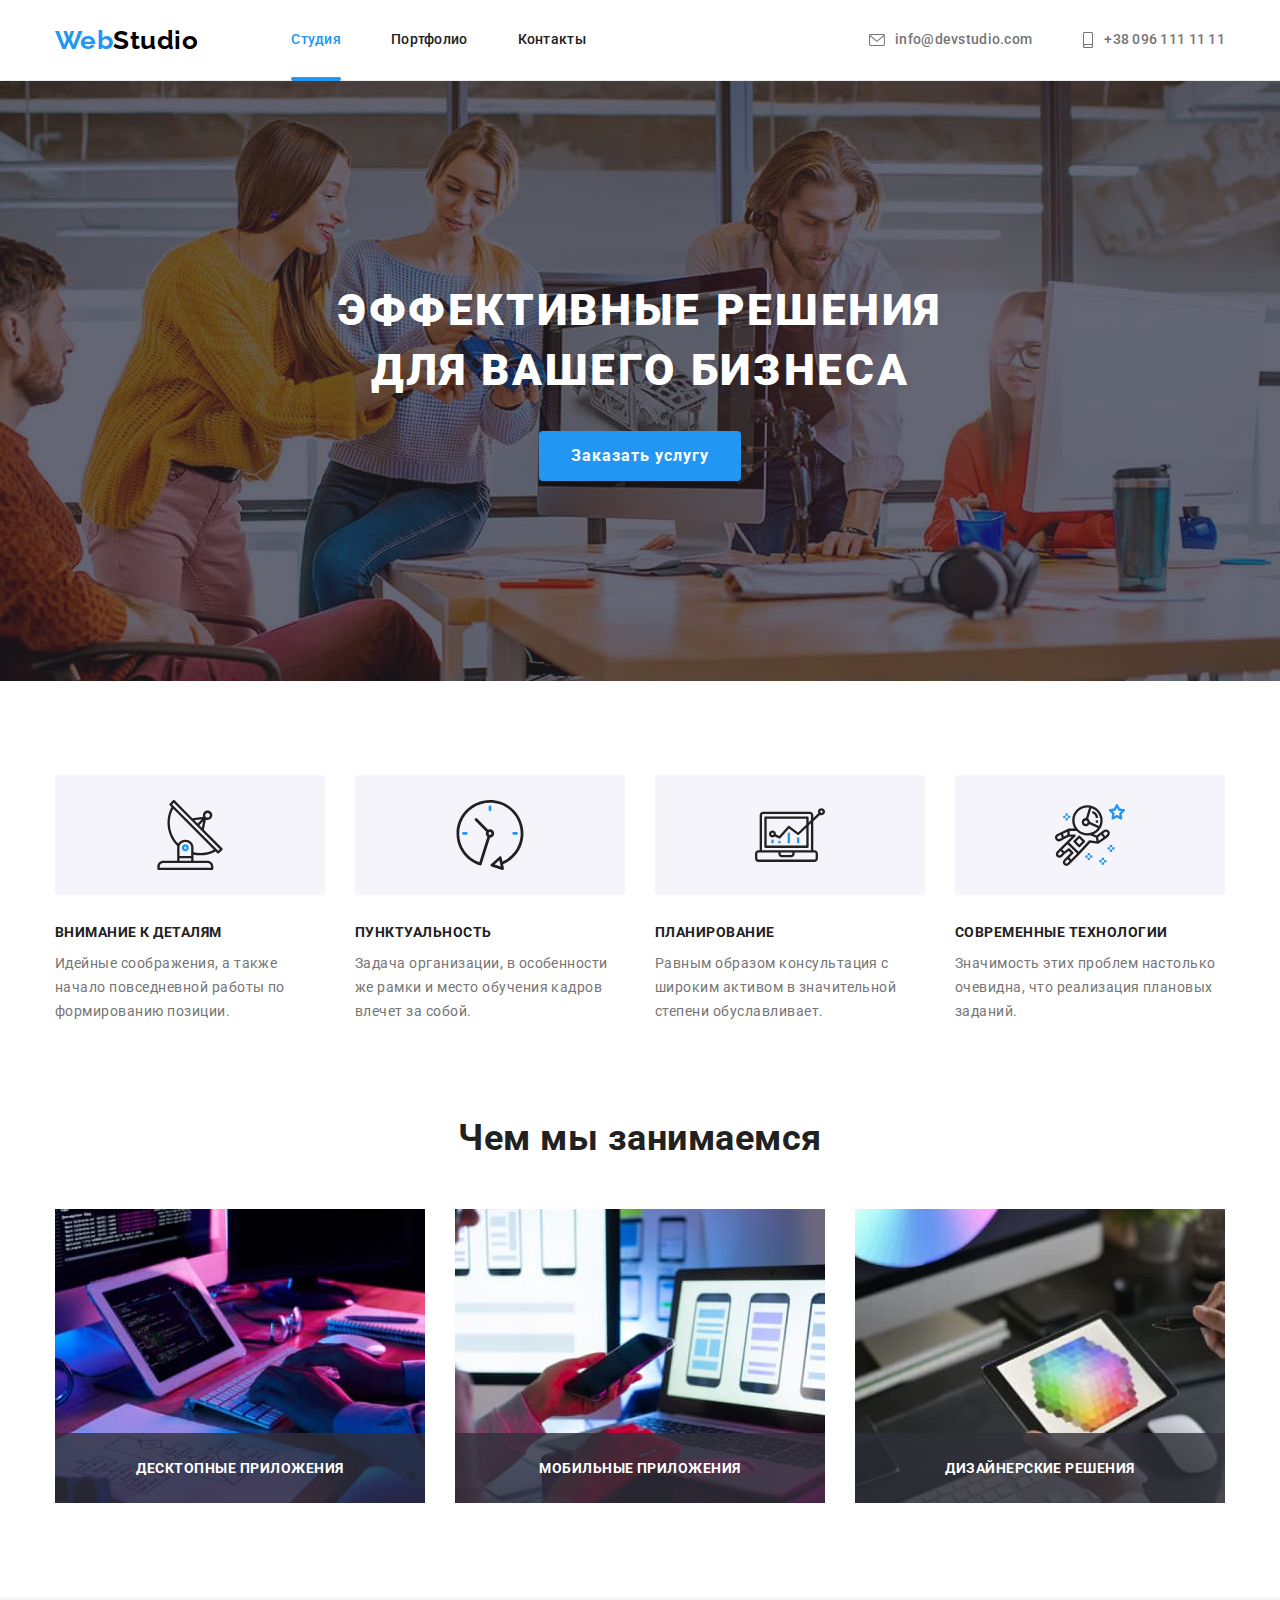
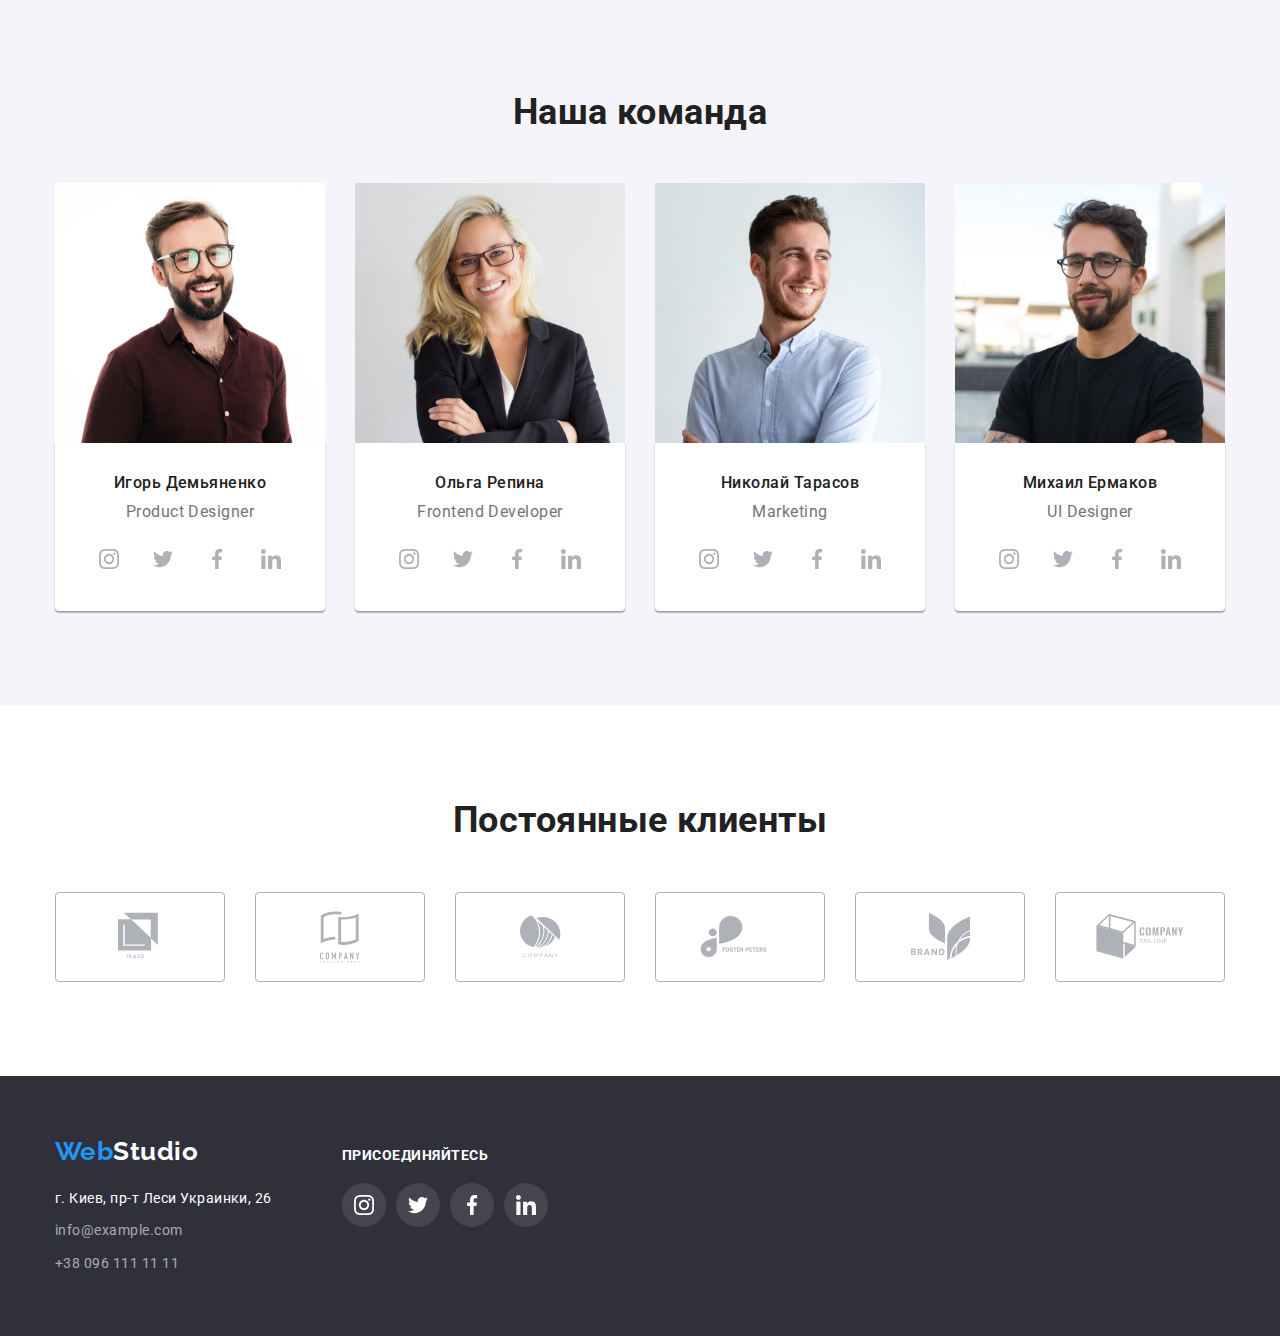
<file: index.html>
<!DOCTYPE html>
<html lang="ru">
<head>
    <meta charset="UTF-8">
    <meta name="viewport" content="width=device-width, initial-scale=1.0">
    <title>WebStudio</title>
    <link rel="preconnect" href="https://fonts.gstatic.com">
    <link href="https://fonts.googleapis.com/css2?family=Raleway:wght@700&family=Roboto:wght@400;500;700;900&display=swap" rel="stylesheet">
    <link rel="stylesheet" href="https://cdnjs.cloudflare.com/ajax/libs/modern-normalize/1.0.0/modern-normalize.min.css">
    <link rel="stylesheet" href="./css/styles.css">
</head>
<body>
    <!-- Шапка сайта -->
    <header class="header">
        <div class="container">
            <nav class="navigation">
                <a class="logo logo-light-theme link" href="./index.html" 
                aria-label="логотип сайта" lang="en"> 
                <span class="logo-accent">Web</span>Studio</a>

                <ul class="navigation-list">
                    <li class="navigation-list-item list">
                        <a class="navigation-list-link current link" href="./index.html">Студия</a>
                    </li>

                    <li class="navigation-list-item list">
                        <a class="navigation-list-link link" href="./portfolio.html">Портфолио</a>
                    </li>

                    <li class="navigation-list-item list">
                        <a class="navigation-list-link link" href="./contacts.html">Контакты</a>
                    </li>
                </ul>
            </nav>
                <ul class="contact-list">
                    <li class="contact-list-item list">
                        <a class="contact-list-link link" href="mailto:info@devstudio.com">
                            <svg class="contact-list-icon" width="16" height="12">
                                <use href="./img/sprite.svg#mail"></use>
                            </svg>
                            info@devstudio.com
                        </a>
                    </li>

                    <li class="contact-list-item list">
                        <a class="contact-list-link link" href="tel:+380961111111">
                            <svg class="contact-list-icon" width="12" height="16">
                                <use href="./img/sprite.svg#phone"></use>
                            </svg>
                            +38 096 111 11 11</a>
                    </li>
                </ul>
            </div>
    </header>
    <main>
        <!-- Герой -->
        <section class="hero section">
            <div class="container">
                <h1 class="title">Эффективные решения для вашего бизнеса</h1>
                <button class="modal-btn" type="button" data-modal-open>Заказать услугу</button>
            </div>
            </section>
        <!-- Преимущества -->
        <section class="features section">
            <div class="container">
                <h2 class="visually-hidden">Наши преимущества</h2>
                <ul class="features-list">
                    <li class="features-list-item list">
                        <div class="features-list-icon">
                            <svg class="features-icon">
                                <use href="./img/sprite.svg#antenna"></use>
                            </svg>
                        </div>
                        <h3 class="features-list-title">Внимание к деталям</h3>
                        <p class="features-list-description">Идейные соображения, а также начало повседневной работы по формированию
                            позиции.</p>
                    </li>
                    <li class="features-list-item list">
                        <div class="features-list-icon">
                            <svg class="features-icon">
                                <use href="./img/sprite.svg#clock"></use>
                            </svg>
                        </div>
                        <h3 class="features-list-title">Пунктуальность</h3>
                        <p class="features-list-description">Задача организации, в особенности же рамки и место обучения кадров влечет
                            за собой.</p>
                    </li>
                    <li class="features-list-item list">
                        <div class="features-list-icon">
                            <svg class="features-icon">
                                <use href="./img/sprite.svg#diagram"></use>
                            </svg>
                        </div>
                        <h3 class="features-list-title">Планирование</h3>
                        <p class="features-list-description">Равным образом консультация с широким активом в значительной степени
                            обуславливает.</p>
                    </li>
                    <li class="features-list-item list">
                        <div class="features-list-icon">
                            <svg class="features-icon">
                                <use href="./img/sprite.svg#astronaut"></use>
                            </svg>
                        </div>
                        <h3 class="features-list-title">Современные технологии</h3>
                        <p class="features-list-description">Значимость этих проблем настолько очевидна, что реализация плановых
                            заданий.</p>
                    </li>
                </ul>
            </div>
        </section>
        <!--Чем мы занимаемся -->
        <section class="work section">
            <div class="container">
                <h2 class="title">Чем мы занимаемся</h2>
                <ul class="work-list">
                    <li class="work-list-item list">
                        <div class="work-list-wrapper">
                            <img class="work-list-img" src="./img/img-1.jpg" alt="Создаем структуру сайта"
                                width="370" height="294">
                            <p class="work-list-description">Десктопные приложения</p>
                        </div>
                    </li>
                    <li class="work-list-item list">
                        <div class="work-list-wrapper">
                            <img class="work-list-img" src="./img/img-2.jpg" alt="Проверяем адаптивность сайта"
                                width="370" height="294">
                            <p class="work-list-description">Мобильные приложения</p>
                        </div>
                    </li>
                    <li class="work-list-item list">
                        <div class="work-list-wrapper">
                            <img class="work-list-img" src="./img/img-3.jpg" alt="Подбираем цветовую гамму"
                                width="370" height="294">
                            <p class="work-list-description">Дизайнерские решения</p>
                        </div>
                    </li>
                </ul>
            </div>
        </section>
        <!--Наша команда -->
        <section class="team section">
            <div class="container">
                <h2 class="title">Наша команда</h2>
                <ul class="team-list">
                    <li class="team-list-item list">
                        <img class="team-list-img" src="./img/product-designer.jpg" alt="Игорь Демьяненко Product Designer" width="270"
                            height="260">
                            <div class="team-card-content">
                                <h3 class="team-list-title">Игорь Демьяненко</h3>
                                <p class="team-list-description">Product Designer</p>
                                <ul class="social-list list">
                                    <li class="social-list-item">
                                        <a class="social-list-link" href="">
                                            <svg class="social-list-icon">
                                                <use href="./img/sprite.svg#instagram"></use>
                                            </svg>
                                        </a></li>
                                    <li class="social-list-item">
                                        <a class="social-list-link" href="">
                                            <svg class="social-list-icon">
                                                <use href="./img/sprite.svg#twitter"></use>
                                            </svg>
                                        </a></li>
                                    <li class="social-list-item">
                                        <a class="social-list-link" href="">
                                            <svg class="social-list-icon">
                                                <use href="./img/sprite.svg#facebook"></use>
                                            </svg>
                                        </a></li>
                                    <li class="social-list-item">
                                        <a class="social-list-link" href="">
                                            <svg class="social-list-icon">
                                                <use href="./img/sprite.svg#linkedin"></use>
                                            </svg>
                                        </a></li>
                                </ul>
                            </div>
                    </li>
                    <li class="team-list-item list">
                        <img class="team-list-img" src="./img/frontend-developer.jpg" alt="Ольга Репина Frontend Developer" width="270"
                            height="260">
                            <div class="team-card-content">
                                <h3 class="team-list-title">Ольга Репина</h3>
                                <p class="team-list-description">Frontend Developer</p>
                                <ul class="social-list list">
                                    <li class="social-list-item">
                                        <a class="social-list-link" href="">
                                            <svg class="social-list-icon">
                                                <use href="./img/sprite.svg#instagram"></use>
                                            </svg>
                                        </a></li>
                                    <li class="social-list-item">
                                        <a class="social-list-link" href="">
                                            <svg class="social-list-icon">
                                                <use href="./img/sprite.svg#twitter"></use>
                                            </svg>
                                        </a></li>
                                    <li class="social-list-item">
                                        <a class="social-list-link" href="">
                                            <svg class="social-list-icon">
                                                <use href="./img/sprite.svg#facebook"></use>
                                            </svg>
                                        </a></li>
                                    <li class="social-list-item">
                                        <a class="social-list-link" href="">
                                            <svg class="social-list-icon">
                                                <use href="./img/sprite.svg#linkedin"></use>
                                            </svg>
                                        </a></li>
                                </ul>
                            </div>
                    </li>
                    <li class="team-list-item list">
                        <img class="team-list-img" src="./img/marketing.jpg" alt="Николай Тарасов Marketing" width="270" height="260">
                            <div class="team-card-content">
                                <h3 class="team-list-title">Николай Тарасов</h3>
                                <p class="team-list-description">Marketing</p>
                                <ul class="social-list list">
                                    <li class="social-list-item">
                                        <a class="social-list-link" href="">
                                            <svg class="social-list-icon">
                                                <use href="./img/sprite.svg#instagram"></use>
                                            </svg>
                                        </a></li>
                                    <li class="social-list-item">
                                        <a class="social-list-link" href="">
                                            <svg class="social-list-icon">
                                                <use href="./img/sprite.svg#twitter"></use>
                                            </svg>
                                        </a></li>
                                    <li class="social-list-item">
                                        <a class="social-list-link" href="">
                                            <svg class="social-list-icon">
                                                <use href="./img/sprite.svg#facebook"></use>
                                            </svg>
                                        </a></li>
                                    <li class="social-list-item">
                                        <a class="social-list-link" href="">
                                            <svg class="social-list-icon">
                                                <use href="./img/sprite.svg#linkedin"></use>
                                            </svg>
                                        </a></li>
                                </ul>
                            </div>
                    </li>
                    <li class="team-list-item list">
                        <img class="team-list-img" src="./img/ui-designer.jpg" alt="Михаил Ермаков UI Designer" width="270"
                            height="260">
                            <div class="team-card-content">
                                <h3 class="team-list-title">Михаил Ермаков</h3>
                                <p class="team-list-description">UI Designer</p>
                                <ul class="social-list list">
                                    <li class="social-list-item">
                                        <a class="social-list-link" href="">
                                            <svg class="social-list-icon">
                                                <use href="./img/sprite.svg#instagram"></use>
                                            </svg>
                                        </a></li>
                                    <li class="social-list-item">
                                        <a class="social-list-link" href="">
                                            <svg class="social-list-icon">
                                                <use href="./img/sprite.svg#twitter"></use>
                                            </svg>
                                        </a></li>
                                    <li class="social-list-item">
                                        <a class="social-list-link" href="">
                                            <svg class="social-list-icon">
                                                <use href="./img/sprite.svg#facebook"></use>
                                            </svg>
                                        </a></li>
                                    <li class="social-list-item">
                                        <a class="social-list-link" href="">
                                            <svg class="social-list-icon">
                                                <use href="./img/sprite.svg#linkedin"></use>
                                            </svg>
                                        </a></li>
                                </ul>
                            </div>
                    </li>
                </ul>
            </div>
        </section>
        <!-- Постоянные клиенты-->
        <section class="clients section">
            <div class="container">
                <h2 class="title">Постоянные клиенты</h2>
                <ul class="clients-list list">
                    <li class="clients-list-item">
                        <a class="clients-list-link link" href="">
                            <svg class="clients-logo-icon" width="44" height="50">
                                <use href="./img/sprite.svg#first-client"></use>
                            </svg>
                        </a>
                    </li>
                    <li class="clients-list-item">
                        <a class="clients-list-link link" href="">
                            <svg class="clients-logo-icon" width="40" height="52">
                                <use href="./img/sprite.svg#second-client"></use>
                            </svg>
                        </a>
                    </li>
                    <li class="clients-list-item">
                        <a class="clients-list-link link" href="">
                            <svg class="clients-logo-icon" width="41" height="43">
                                <use href="./img/sprite.svg#third-client"></use>
                            </svg>
                        </a></li>
                    <li class="clients-list-item">
                        <a class="clients-list-link link" href="">
                            <svg class="clients-logo-icon" width="80" height="42">
                                <use href="./img/sprite.svg#four-client"></use>
                            </svg>
                        </a></li>
                    <li class="clients-list-item">
                        <a class="clients-list-link link" href="">
                            <svg class="clients-logo-icon" width="59" height="47">
                                <use href="./img/sprite.svg#five-client"></use>
                            </svg>
                        </a></li>
                    <li class="clients-list-item">
                        <a class="clients-list-link link" href="">
                            <svg class="clients-logo-icon" width="88" height="45">
                                <use href="./img/sprite.svg#six-client"></use>
                            </svg>
                        </a></li>
                </ul>
            </div>
        </section>
    </main>
    <!-- Футер -->
    <footer class="footer section">
            <div class="container">
                <div class="footer-contact">
                    <a class="logo logo-dark-theme link" href="./index.html" aria-label="логотип сайта" lang="en">
                    <span class="logo-accent">Web</span>Studio
                    </a>
            
                    <address class="address">
                        <ul class="address-list">
                            <li class="address-list-item list">
                                <a class="address-list-map link" href="https://goo.gl/maps/AQZnoNEYQDTH3M7m6" target="_blank">г. Киев, пр-т Леси
                                    Украинки, 26</a>
                            </li>
                            <li class="address-list-item list">
                                <a class="address-list-link link" href="mailto:info@example.com">info@example.com</a>
                            </li>
                            <li class="address-list-item list">
                                <a class="address-list-link link" href="tel:+380961111111">+38 096 111 11 11</a>
                            </li>
                        </ul>
                    </address>
            </div>
            <div class="footer-social-list">
                <b class="join">присоединяйтесь</b>
                    <ul class="social-list list">
                        <li class="social-list-item">
                            <a class="social-list-link" href="">
                                <svg class="social-list-icon">
                                    <use href="./img/sprite.svg#instagram"></use>
                                </svg>
                            </a></li>
                        <li class="social-list-item">
                            <a class="social-list-link" href="">
                                <svg class="social-list-icon">
                                    <use href="./img/sprite.svg#twitter"></use>
                                </svg>
                            </a></li>
                        <li class="social-list-item">
                            <a class="social-list-link" href="">
                                <svg class="social-list-icon">
                                    <use href="./img/sprite.svg#facebook"></use>
                                </svg>
                            </a></li>
                        <li class="social-list-item">
                            <a class="social-list-link" href="">
                                <svg class="social-list-icon">
                                    <use href="./img/sprite.svg#linkedin"></use>
                                </svg>
                            </a></li>
                    </ul>
            </div>
        </div>
    </footer>

    <div class="backdrop is-hidden" data-modal>
        <div class="modal">
            <button class="modal-button-close" type="button" data-modal-close>
               <svg class="modal-icon-close">
                    <use href="./img/sprite.svg#close"></use>
                </svg>
            </button>
        </div>
    </div>
<script src="./js/modal.js"></script>
</body>
</html>
</file>
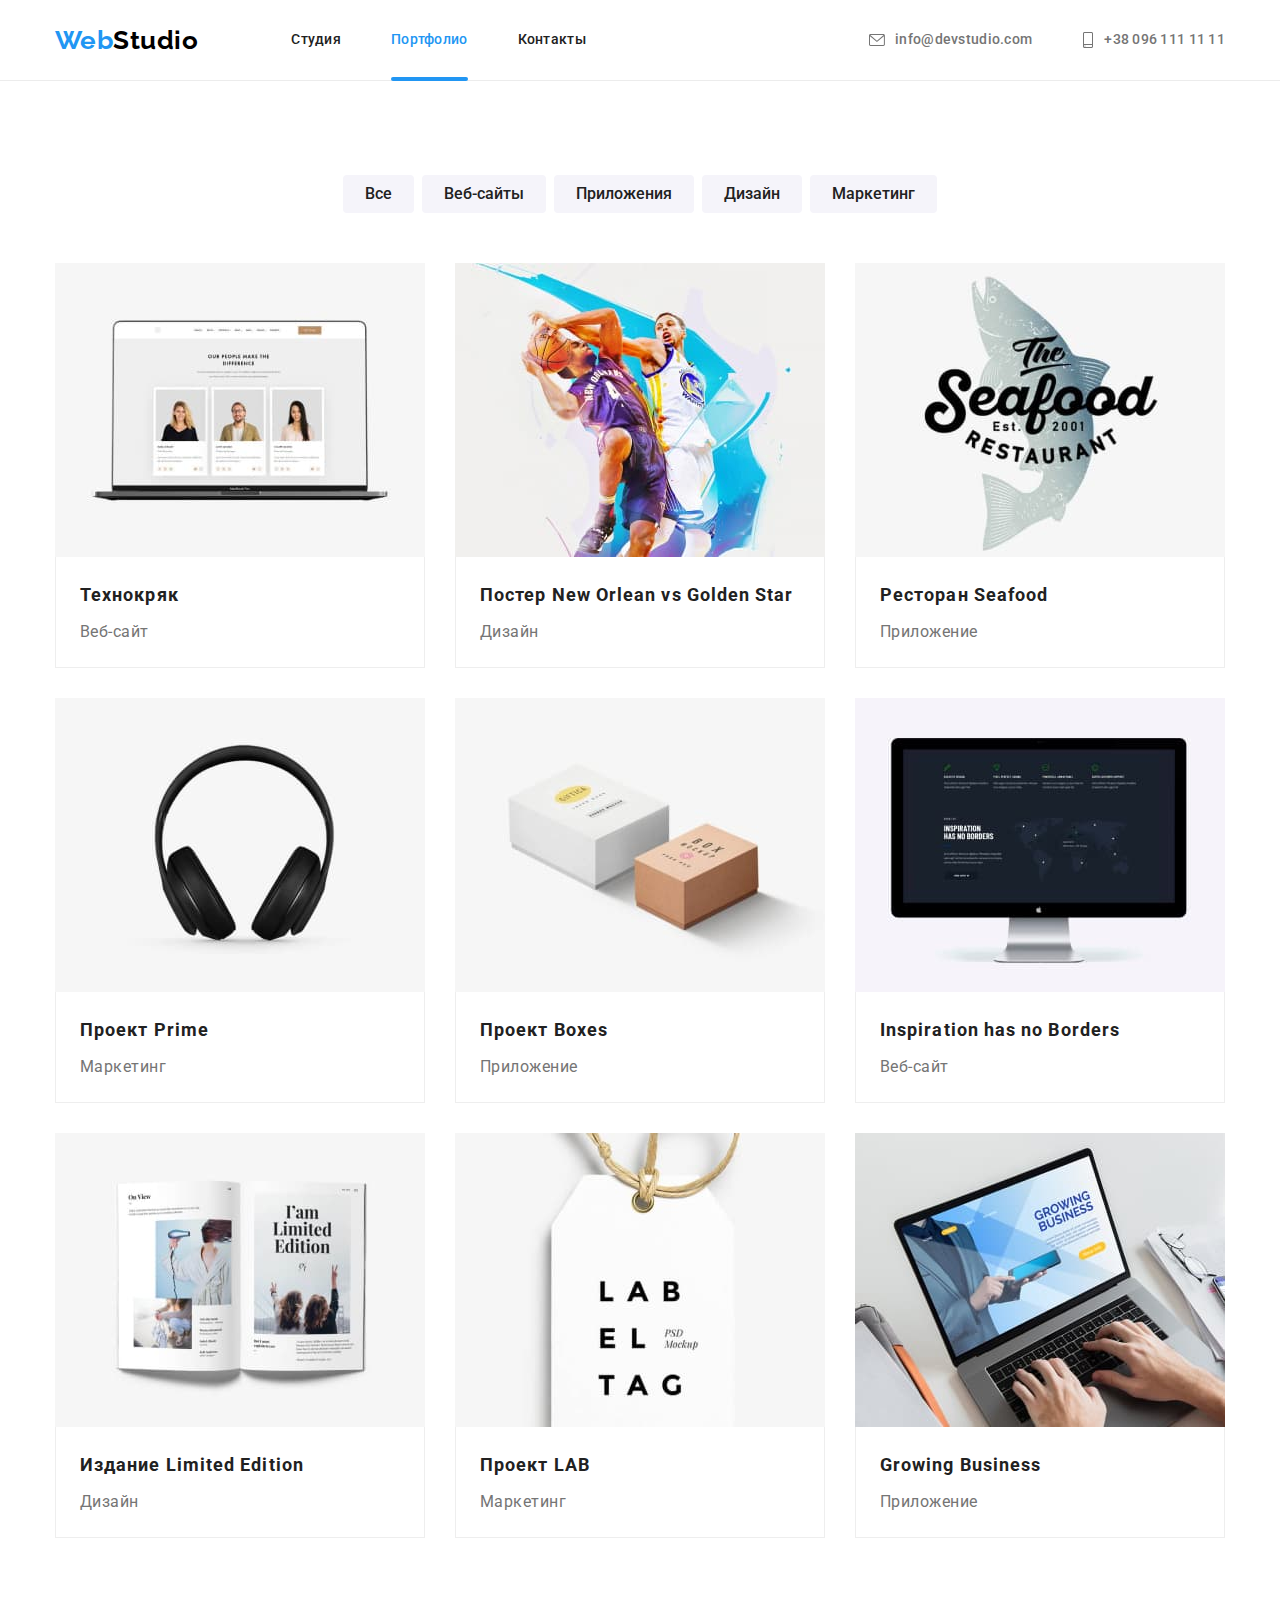
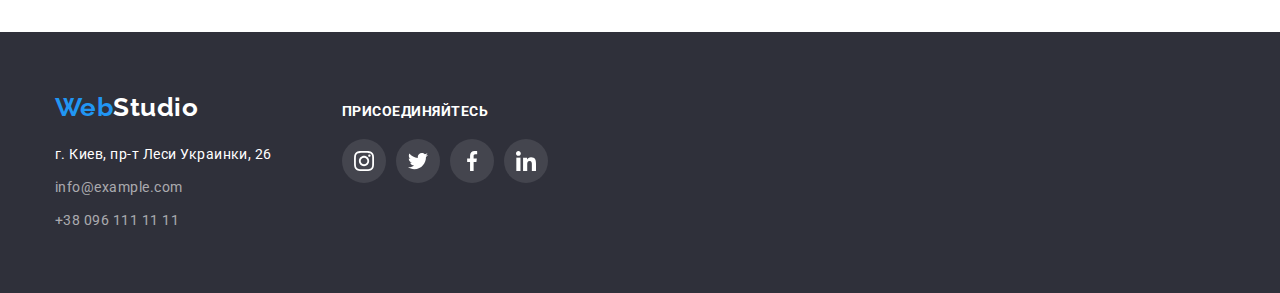
<file: portfolio.html>
<!DOCTYPE html>
<html lang="en">
<head>
    <meta charset="UTF-8">
    <meta name="viewport" content="width=device-width, initial-scale=1.0">
    <title>WebStudio</title>
    <link rel="preconnect" href="https://fonts.gstatic.com">
    <link href="https://fonts.googleapis.com/css2?family=Raleway:wght@700&family=Roboto:wght@400;500;700;900&display=swap"
        rel="stylesheet">
    <link rel="stylesheet" href="https://cdnjs.cloudflare.com/ajax/libs/modern-normalize/1.0.0/modern-normalize.min.css">
    <link rel="stylesheet" href="./css/styles.css">
</head>
<body>
    <!-- Шапка сайта -->
    <header class="header">
        <div class="container">
            <nav class="navigation">
                <a class="logo logo-light-theme link" href="./index.html" aria-label="логотип сайта" lang="en">
                    <span class="logo-accent">Web</span>Studio</a>
    
                <ul class="navigation-list">
                    <li class="navigation-list-item list">
                        <a class="navigation-list-link link" href="./index.html">Студия</a>
                    </li>
    
                    <li class="navigation-list-item list">
                        <a class="navigation-list-link current link" href="./portfolio.html">Портфолио</a>
                    </li>
    
                    <li class="navigation-list-item list">
                        <a class="navigation-list-link link" href="./contacts.html">Контакты</a>
                    </li>
                </ul>
            </nav>
            <ul class="contact-list">
                <li class="contact-list-item list">
                    <a class="contact-list-link link" href="mailto:info@devstudio.com">
                        <svg class="contact-list-icon" width="16" height="12">
                            <use href="./img/sprite.svg#mail"></use>
                        </svg>
                        info@devstudio.com
                    </a>
                </li>
    
                <li class="contact-list-item list">
                    <a class="contact-list-link link" href="tel:+380961111111">
                        <svg class="contact-list-icon" width="12" height="16">
                            <use href="./img/sprite.svg#phone"></use>
                        </svg>
                        +38 096 111 11 11</a>
                </li>
            </ul>
        </div>
    </header>
    <main>
        <!-- Портфолио -->
        <section class="portfolio section">
            <div class="container">
                <h1 class="visually-hidden">Портфолио</h1>
                <ul class="portfolio-filter">
                    <li class="portfolio-filter-item list">
                        <button class="filter-btn" type="button">Все</button>
                    </li>
                    <li class="portfolio-filter-item list"><button class="filter-btn" type="button">Веб-сайты</button></li>
                    <li class="portfolio-filter-item list"><button class="filter-btn" type="button">Приложения</button></li>
                    <li class="portfolio-filter-item list"><button class="filter-btn" type="button">Дизайн</button></li>
                    <li class="portfolio-filter-item list"><button class="filter-btn" type="button">Маркетинг</button></li>
                </ul>
                <ul class="portfolio-list">
                    <li class="portfolio-list-item list">
                        <a class="portfolio-list-link link" href="">
                            <div class="portfolio-list-wrapper">
                                <img class="portfolio-list-img" src="./portfolio-img/techno-project-1.jpg" 
                                alt="Веб-сайта для проекта технокряк" width="370" height="294">
                                <p class="portfolio-list-overlay">
                                        Технокряк это современная площадка распространения коронавируса. Компании используют эту платформу для цифрового
                                        шпионажа и атак на защищённые сервера конкурентов.
                                </p>
                            </div>
                            <div class="portfolio-card-content">
                                <h2 class="portfolio-list-title">Технокряк</h2>
                                <p class="portfolio-list-description">Веб-сайт</p>
                            </div>
                        </a>
                    </li>
                
                    <li class="portfolio-list-item list">
                        <a class="portfolio-list-link link" href="">
                            <div class="portfolio-list-wrapper">
                                <img class="portfolio-list-img" src="./portfolio-img/neworlean-project-2.jpg" alt="Дизайн для постера" width="370" height="294">
                                <p class="portfolio-list-overlay">
                                    Технокряк это современная площадка распространения коронавируса. Компании используют эту платформу для цифрового
                                    шпионажа и атак на защищённые сервера конкурентов.
                                </p>
                            </div>
                            <div class="portfolio-card-content">
                                <h2 class="portfolio-list-title">Постер New Orlean vs Golden Star</h2>
                                <p class="portfolio-list-description">Дизайн</p>
                            </div>
                        </a>
                    </li>
                
                    <li class="portfolio-list-item list">
                        <a class="portfolio-list-link link" href="">
                            <div class="portfolio-list-wrapper">
                                <img class="portfolio-list-img" src="./portfolio-img/seafood-project-3.jpg" alt="Приложение для ресторана Seafood" width="370"
                                height="294">
                                <p class="portfolio-list-overlay">
                                    Технокряк это современная площадка распространения коронавируса. Компании используют эту платформу для цифрового
                                    шпионажа и атак на защищённые сервера конкурентов.
                                </p>
                            </div>
                            <div class="portfolio-card-content">
                                <h2 class="portfolio-list-title">Ресторан Seafood</h2>
                                <p class="portfolio-list-description">Приложение</p>
                            </div>
                        </a>
                    </li>
                
                    <li class="portfolio-list-item list">
                        <a class="portfolio-list-link link" href="">
                            <div class="portfolio-list-wrapper">
                                <img class="portfolio-list-img" src="./portfolio-img/prime-project-4.jpg"
                                    alt="Маркетинг для проекта Prime" width="370" height="294">
                                <p class="portfolio-list-overlay">
                                    Технокряк это современная площадка распространения коронавируса. Компании используют эту платформу для цифрового
                                    шпионажа и атак на защищённые сервера конкурентов.
                                </p>
                            </div>
                            <div class="portfolio-card-content">
                                <h2 class="portfolio-list-title">Проект Prime</h2>
                                <p class="portfolio-list-description">Маркетинг</p>
                            </div>
                        </a>
                    </li>
                
                    <li class="portfolio-list-item list">
                        <a class="portfolio-list-link link" href="">
                            <div class="portfolio-list-wrapper">
                                <img class="portfolio-list-img" src="./portfolio-img/boxes-project-5.jpg"
                                    alt="Приложение для проекта Boxes" width="370" height="294">
                                <p class="portfolio-list-overlay">
                                    Технокряк это современная площадка распространения коронавируса. Компании используют эту платформу для цифрового
                                    шпионажа и атак на защищённые сервера конкурентов.
                                </p>
                            </div>
                            <div class="portfolio-card-content">
                                <h2 class="portfolio-list-title">Проект Boxes</h2>
                                <p class="portfolio-list-description">Приложение</p>
                            </div>
                        </a>
                    </li>
                
                    <li class="portfolio-list-item list">
                        <a class="portfolio-list-link link" href="">
                            <div class="portfolio-list-wrapper">
                                <img class="portfolio-list-img" src="./portfolio-img/inspiration-project-6.jpg"
                                    alt="Веб-сайт для проекта Inspiration has no Borders" width="370" height="294">
                                <p class="portfolio-list-overlay">
                                    Технокряк это современная площадка распространения коронавируса. Компании используют эту платформу для цифрового
                                    шпионажа и атак на защищённые сервера конкурентов.
                                </p>
                            </div>
                            <div class="portfolio-card-content">
                                <h2 class="portfolio-list-title">Inspiration has no Borders</h2>
                                <p class="portfolio-list-description">Веб-сайт</p>
                            </div>
                        </a>
                    </li>
                
                    <li class="portfolio-list-item list">
                        <a class="portfolio-list-link link" href="">
                            <div class="portfolio-list-wrapper">
                                <img class="portfolio-list-img" src="./portfolio-img/edition-project-7.jpg"
                                    alt="Дизайн для издания Limited Edition" width="370" height="294">
                                <p class="portfolio-list-overlay">
                                    Технокряк это современная площадка распространения коронавируса. Компании используют эту платформу для цифрового
                                    шпионажа и атак на защищённые сервера конкурентов.
                                </p>
                            </div>
                            <div class="portfolio-card-content">
                                <h2 class="portfolio-list-title">Издание Limited Edition</h2>
                                <p class="portfolio-list-description">Дизайн</p>
                            </div>
                        </a>
                    </li>
                
                    <li class="portfolio-list-item list">
                        <a class="portfolio-list-link link" href="">
                            <div class="portfolio-list-wrapper">
                                <img class="portfolio-list-img" src="./portfolio-img/lab-project-8.jpg" alt="Маркетинг для проекта LAB" width="370" height="294">
                                <p class="portfolio-list-overlay">
                                Технокряк это современная площадка распространения коронавируса. Компании используют эту платформу для цифрового
                                шпионажа и атак на защищённые сервера конкурентов.</p>
                            </div>
                            <div class="portfolio-card-content">
                                <h2 class="portfolio-list-title">Проект LAB</h2>
                                <p class="portfolio-list-description">Маркетинг</p>
                            </div>
                        </a>
                    </li>
                
                    <li class="portfolio-list-item list">
                        <a class="portfolio-list-link link" href="">
                            <div class="portfolio-list-wrapper">
                                <img class="portfolio-list-img" src="./portfolio-img/business-project-9.jpg"
                                    alt="Приложение для проекта Growing Business" width="370" height="294">
                                <p class="portfolio-list-overlay">
                                    Технокряк это современная площадка распространения коронавируса. Компании используют эту платформу для цифрового
                                    шпионажа и атак на защищённые сервера конкурентов.
                                </p>
                            </div>
                            <div class="portfolio-card-content">
                                <h2 class="portfolio-list-title">Growing Business</h2>
                                <p class="portfolio-list-description">Приложение</p>
                            </div>
                        </a>
                    </li>
                </ul>
            </div>
        </section>
    </main>
    <!-- Футер -->
    <footer class="footer section">
        <div class="container">
            <div class="footer-contact">
                <a class="logo logo-dark-theme link" href="./index.html" aria-label="логотип сайта" lang="en">
                    <span class="logo-accent">Web</span>Studio
                </a>
    
                <address class="address">
                    <ul class="address-list">
                        <li class="address-list-item list">
                            <a class="address-list-map link" href="https://goo.gl/maps/AQZnoNEYQDTH3M7m6" target="_blank">г.
                                Киев, пр-т Леси
                                Украинки, 26</a>
                        </li>
                        <li class="address-list-item list">
                            <a class="address-list-link link" href="mailto:info@example.com">info@example.com</a>
                        </li>
                        <li class="address-list-item list">
                            <a class="address-list-link link" href="tel:+380961111111">+38 096 111 11 11</a>
                        </li>
                    </ul>
                </address>
            </div>
            <div class="footer-social-list">
                <b class="join">присоединяйтесь</b>
                <ul class="social-list list">
                    <li class="social-list-item">
                        <a class="social-list-link" href="">
                            <svg class="social-list-icon">
                                <use href="./img/sprite.svg#instagram" </use>
                            </svg>
                        </a></li>
                    <li class="social-list-item">
                        <a class="social-list-link" href="">
                            <svg class="social-list-icon">
                                <use href="./img/sprite.svg#twitter" </use>
                            </svg>
                        </a></li>
                    <li class="social-list-item">
                        <a class="social-list-link" href="">
                            <svg class="social-list-icon">
                                <use href="./img/sprite.svg#facebook" </use>
                            </svg>
                        </a></li>
                    <li class="social-list-item">
                        <a class="social-list-link" href="">
                            <svg class="social-list-icon">
                                <use href="./img/sprite.svg#linkedin" </use>
                            </svg>
                        </a></li>
                </ul>
            </div>
        </div>
    </footer>
</body>
</html>
</file>
<file: css/styles.css>
:root {
  --primary-font: 'Roboto', sans-serif;
  --secondary-font: 'Raleway', sans-serif;
  --accent-color: #2196f3;
  --primary-text-color: #212121;
  --secondary-text-color: #757575;
}

body {
  font-family: var(--primary-font);
  color: var(--primary-text-color);
  letter-spacing: 0.03em;
}

h1,
h2,
h3,
h4,
h5,
h6 {
  margin: 0;
}

ul,
ol {
  margin: 0;
  padding: 0;
}

p {
  margin: 0;
}

img {
  display: block;
  max-width: 100%;
  height: auto;
}

.address {
  font-style: normal;
}

.link {
  text-decoration: none;
  display: block;
}

.list {
  list-style: none;
}

.container {
  width: 1200px;
  padding: 0 15px;
  margin-left: auto;
  margin-right: auto;
}

.section {
  padding-top: 94px;
  padding-bottom: 94px;
}

/*======= COMPONENTS =======*/

.title {
  font-weight: 700;
  font-size: 36px;
  line-height: 1.17;
  text-align: center;
}

.visually-hidden {
  position: absolute;
  width: 1px;
  height: 1px;
  margin: -1px;
  border: 0;
  padding: 0;
  white-space: nowrap;
  clip-path: inset(100%);
  clip: rect(0 0 0 0);
  overflow: hidden;
}

/*======= END COMPONENTS =======*/

/*======= LOGO =======*/
.logo {
  font-family: var(--secondary-font);
  font-weight: 700;
  font-size: 26px;
  line-height: 1.19;
}

.logo-light-theme {
  color: #000000;
}

.logo-dark-theme {
  color: #ffffff;
}

.logo-accent {
  color: var(--accent-color);
}
/*======= END LOGO =======*/

/*======= HEADER =======*/

.header {
  border-bottom: 1px solid #ececec;
}

.header .container {
  display: flex;
  align-items: center;
}

.navigation {
  display: flex;
  align-items: center;
}

.navigation-list {
  display: flex;
}

.contact-list {
  display: flex;
  align-items: center;
  margin-left: auto;
}

.header .logo {
  margin-right: 93px;
}

.contact-list-item:not(:last-child),
.navigation-list-item:not(:last-child) {
  margin-right: 50px;
}

.navigation-list-item {
  position: relative;
}

.navigation-list-link {
  display: block;
  padding-top: 32px;
  padding-bottom: 32px;

  font-weight: 500;
  font-size: 14px;
  line-height: 1.14;
  letter-spacing: 0.02em;
  color: var(--primary-text-color);

  transition: color 250ms cubic-bezier(0.4, 0, 0.2, 1);
}

.current {
  color: var(--accent-color);
}

.navigation-list-link.current::after {
  position: absolute;
  bottom: -1px;

  display: block;
  content: '';
  width: 100%;
  height: 4px;
  background-color: var(--accent-color);
  border-radius: 2px;
}

.contact-list-link {
  display: flex;
  align-items: center;
  padding-top: 32px;
  padding-bottom: 32px;

  font-weight: 500;
  font-size: 14px;
  line-height: 1.14;
  letter-spacing: 0.02em;
  color: var(--secondary-text-color);

  transition: color 250ms cubic-bezier(0.4, 0, 0.2, 1);
}

.navigation-list-link:hover,
.navigation-list-link:focus,
.contact-list-link:hover,
.contact-list-link:focus {
  color: var(--accent-color);
}

.contact-list-icon {
  margin-right: 10px;
  fill: #757575;

  transition: fill 250ms cubic-bezier(0.4, 0, 0.2, 1);
}

.contact-list-link:hover .contact-list-icon,
.contact-list-link:focus .contact-list-icon {
  fill: var(--accent-color);
}

/*======= END HEADER =======*/

/*======= HERO =======*/

.hero {
  height: 600px;
  max-width: 1600px;
  margin-left: auto;
  margin-right: auto;

  background-color: #c4c4c4;
  background-image: linear-gradient(
      rgba(47, 48, 58, 0.4),
      rgba(47, 48, 58, 0.4)
    ),
    url('../img/background-main.jpg');
  background-repeat: no-repeat;
  background-position: center;
  background-size: cover;
}
.hero.section {
  padding-top: 200px;
  padding-bottom: 200px;
}

.hero .title {
  width: 696px;
  margin-left: auto;
  margin-right: auto;
  margin-bottom: 30px;

  font-weight: 900;
  font-size: 44px;
  line-height: 1.36;
  text-align: center;
  letter-spacing: 0.06em;
  text-transform: uppercase;
  color: #ffffff;
}

.modal-btn {
  display: block;
  margin: 0 auto;

  min-width: 200px;
  height: 50px;
  box-shadow: 0px 4px 4px rgba(0, 0, 0, 0.15);
  border-radius: 4px;
  border-style: none;
  cursor: pointer;

  font-family: var(--primary-font);
  font-weight: 700;
  font-size: 16px;
  line-height: 1.88;
  letter-spacing: 0.06em;
  color: #ffffff;
  background-color: var(--accent-color);
  padding: 10px 32px;
}

/*======= END HERO =======*/

/*======= FEATURES =======*/

.features-list {
  display: flex;
}

.features-list-item {
  width: 270px;
}

.features-list-item:not(:last-child) {
  margin-right: 30px;
}

.features-list-icon {
  display: flex;
  align-items: center;
  justify-content: center;

  height: 120px;
  margin-bottom: 30px;

  background-color: #f5f4fa;
  border-radius: 4px;
}

.features-icon {
  width: 70px;
  height: 70px;
}

.features-list-title {
  font-weight: 700;
  font-size: 14px;
  line-height: 1.14;
  text-transform: uppercase;
  margin-bottom: 10px;
}

.features-list-description {
  font-weight: 400;
  font-size: 14px;
  line-height: 1.72;
  color: var(--secondary-text-color);
}

/*======= END FEATURES =======*/

/*======= WORK =======*/

.work.section {
  padding-top: 0;
  padding-bottom: 94px;
}

.work-list {
  display: flex;
  justify-content: space-between;
}

.work .title {
  margin-bottom: 50px;
}

.work-list-wrapper {
  position: relative;
}

.work-list-description {
  position: absolute;
  left: 0;
  bottom: 0;

  min-width: 370px;
  padding-top: 27px;
  padding-bottom: 27px;
  background: rgba(47, 48, 58, 0.8);

  font-family: Roboto;
  font-weight: 700;
  font-size: 14px;
  line-height: 1.143;
  text-align: center;
  text-transform: uppercase;
  color: #ffffff;
}
/*======= END WORK =======*/

/*======= TEAM =======*/

.team {
  background-color: #f5f4fa;
}

.team .title {
  margin-bottom: 50px;
}

.team-list {
  display: flex;
  justify-content: space-between;
}

.team-card-content {
  padding-top: 30px;
  padding-bottom: 30px;

  width: 270px;
  background-color: #ffffff;
  box-shadow: 0px 1px 3px rgba(0, 0, 0, 0.12), 0px 1px 1px rgba(0, 0, 0, 0.14),
    0px 2px 1px rgba(0, 0, 0, 0.2);
  border-bottom-right-radius: 4px;
  border-bottom-left-radius: 4px;
}

.team-list-title {
  font-weight: 500;
  font-size: 16px;
  line-height: 1.19;
  text-align: center;
  margin-bottom: 10px;
}

.team-list-description {
  margin-bottom: 16px;

  font-weight: 400;
  font-size: 16px;
  line-height: 1.19;
  text-align: center;
  color: var(--secondary-text-color);
}

.social-list {
  display: flex;
  justify-content: center;
}

.social-list-item:not(:last-child) {
  margin-right: 10px;
}

.social-list-link {
  display: flex;
  justify-content: center;
  align-items: center;

  width: 44px;
  height: 44px;
  border-radius: 50%;

  transition: background-color 250ms cubic-bezier(0.4, 0, 0.2, 1);
}

.social-list-link:hover,
.social-list-link:focus {
  background-color: var(--accent-color);
}

.social-list-icon {
  fill: #afb1b8;
  width: 20px;
  height: 20px;

  transition: fill 250ms cubic-bezier(0.4, 0, 0.2, 1);
}

.social-list-link:hover .social-list-icon,
.social-list-link:focus .social-list-icon {
  fill: #ffffff;
}

/*======= END TEAM =======*/

/*====== CLIENTS ======*/
.clients-list {
  display: flex;
  justify-content: center;
}

.clients .title {
  margin-bottom: 50px;
}

.clients-list-item:not(:last-child) {
  margin-right: 30px;
}

.clients-list-link {
  display: flex;
  align-items: center;
  justify-content: center;

  border: 1px solid #afb1b8;
  border-radius: 4px;
  width: 170px;
  height: 90px;

  transition: border-color 250ms cubic-bezier(0.4, 0, 0.2, 1);
}

.clients-list-link:hover,
.clients-list-link:focus {
  border-color: var(--accent-color);
}

.clients-logo-icon {
  fill: #afb1b8;

  transition: fill 250ms cubic-bezier(0.4, 0, 0.2, 1);
}

.clients-list-link:hover .clients-logo-icon,
.clients-list-link:focus .clients-logo-icon {
  fill: var(--accent-color);
}

/*====== END CLIENTS ======*/

/*======= FOOTER =======*/

.footer {
  background-color: #2f303a;
}

.footer.section {
  padding-top: 60px;
  padding-bottom: 60px;
}

.footer .container {
  display: flex;
  align-items: baseline;
  /*justify-content: center;*/
}

.footer .logo {
  margin-bottom: 20px;
}

.footer-contact {
  margin-right: 70px;
}

.address-list-link {
  font-weight: 400;
  font-size: 14px;
  line-height: 1.71;
  color: rgba(255, 255, 255, 0.6);
}

.address-list-map {
  font-weight: 400;
  font-size: 14px;
  line-height: 1.71;
  color: #ffffff;
}

.address-list-item:not(:last-child) {
  margin-bottom: 9px;
}

.join {
  display: block;
  margin-bottom: 20px;

  font-family: var(--primary-font);
  font-weight: 700;
  font-size: 14px;
  line-height: 1.143;
  text-transform: uppercase;
  color: #ffffff;
}

.footer .social-list {
  align-items: start;
}

.footer .social-list-link {
  width: 44px;
  height: 44px;
  background-color: rgba(255, 255, 255, 0.1);
  border-radius: 50%;
}

.footer .social-list-icon {
  fill: #ffffff;
}

.footer .social-list-link:hover,
.footer .social-list-link:focus {
  background-color: var(--accent-color);
}

/*======= END FOOTER =======*/

/*==========PORTFOLIO=========*/

.portfolio {
  display: flex;
}

.portfolio-filter {
  display: flex;
  justify-content: center;
  margin-bottom: 50px;
}

.portfolio-filter-item:not(:last-child) {
  margin-right: 8px;
}

.portfolio-list {
  display: flex;
  flex-wrap: wrap;
  min-width: 1170px;
}

.portfolio-list-item {
  flex-basis: calc((100% - 60px) / 3);
}

.portfolio-list-item:not(:nth-child(3n)) {
  margin-right: 30px;
}

.portfolio-list-item:not(:nth-last-child(-n + 3)) {
  margin-bottom: 30px;
}

.portfolio-list-link {
  transition: box-shadow 250ms cubic-bezier(0.4, 0, 0.2, 1);
}

.portfolio-list-link:hover,
.portfolio-list-link:focus {
  box-shadow: 0px 1px 1px rgba(0, 0, 0, 0.12), 0px 4px 4px rgba(0, 0, 0, 0.06),
    1px 4px 6px rgba(0, 0, 0, 0.16);
}

.portfolio-list-wrapper {
  position: relative;
  overflow: hidden;
}

.portfolio-list-overlay {
  position: absolute;
  top: 0;
  left: 0;

  width: 100%;
  height: 100%;
  padding: 63px 24px;
  background-color: rgba(33, 150, 243, 0.9);

  font-weight: 400;
  font-size: 18px;
  line-height: 1.556;
  color: #ffffff;

  transform: translateY(100%);
  transition: transform 250ms cubic-bezier(0.4, 0, 0.2, 1);
}

.portfolio-list-link:hover .portfolio-list-overlay,
.portfolio-list-link:focus .portfolio-list-overlay {
  transform: translateY(0%);
}

.portfolio-card-content {
  padding-left: 24px;
  padding-right: 24px;
  padding-top: 20px;
  padding-bottom: 20px;

  border-left-width: 1px;
  border-left-style: solid;
  border-left-color: #eeeeee;

  border-right-width: 1px;
  border-right-style: solid;
  border-right-color: #eeeeee;

  border-bottom-width: 1px;
  border-bottom-style: solid;
  border-bottom-color: #eeeeee;

  background-color: #ffffff;
}

.portfolio-list-title {
  margin-bottom: 4px;
}

.portfolio-list-title {
  font-weight: 700;
  font-size: 18px;
  line-height: 2;
  letter-spacing: 0.06em;
  color: var(--primary-text-color);
}

.portfolio-list-description {
  font-weight: 400;
  font-size: 16px;
  line-height: 1.875;
  color: var(--secondary-text-color);
}

.filter-btn {
  padding-top: 6px;
  padding-bottom: 6px;
  padding-left: 22px;
  padding-right: 22px;

  background-color: #f5f4fa;
  border-style: none;
  border-radius: 4px;

  font-family: var(--primary-font);
  font-weight: 500;
  font-size: 16px;
  line-height: 1.625;
  color: var(--primary-text-color);
  cursor: pointer;

  transition: background-color 250ms cubic-bezier(0.4, 0, 0.2, 1),
    color 250ms cubic-bezier(0.4, 0, 0.2, 1),
    box-shadow 250ms cubic-bezier(0.4, 0, 0.2, 1);
}

.filter-btn:hover,
.filter-btn:focus {
  background-color: var(--accent-color);
  color: #ffffff;
  box-shadow: 0px 3px 1px rgba(0, 0, 0, 0.1), 0px 1px 2px rgba(0, 0, 0, 0.08),
    0px 2px 2px rgba(0, 0, 0, 0.12);
}

/*========== END PORTFOLIO=========*/

/*========== BACKDROP =========*/

.backdrop {
  position: fixed;
  top: 0;
  left: 0;
  width: 100%;
  height: 100%;

  background-color: rgba(0, 0, 0, 0.2);

  opacity: 1;
  visibility: visible;
  pointer-events: initial;
  transition: opacity 250ms cubic-bezier(0.4, 0, 0.2, 1),
    visibility 250ms cubic-bezier(0.4, 0, 0.2, 1);
}

.backdrop.is-hidden {
  transition: all 250ms cubic-bezier(0.4, 0, 0.2, 1) 250ms;
}

.backdrop.is-hidden .modal {
  transform: translate(-50%, -50%) scale(0);
  transition: transform 250ms cubic-bezier(0.4, 0, 0.2, 1) 0ms;
}

.modal {
  position: absolute;
  top: 50%;
  left: 50%;
  transform: translate(-50%, -50%) scale(1);

  width: 528px;
  min-height: 581px;

  background-color: white;
  border-radius: 4px;

  transition: transform 250ms cubic-bezier(0.4, 0, 0.2, 1) 250ms;
}

.modal-button-close {
  position: absolute;
  top: 8px;
  right: 8px;

  display: flex;
  justify-content: center;
  align-items: center;

  width: 30px;
  height: 30px;
  padding: 0px;
  cursor: pointer;

  background: #ffffff;
  border: 1px solid rgba(0, 0, 0, 0.1);
  border-radius: 50%;
}

.modal-icon-close {
  width: 18px;
  height: 18px;
}

.is-hidden {
  opacity: 0;
  visibility: hidden;
  pointer-events: none;
}
/*========== END BACKDROP =========*/
</file>
